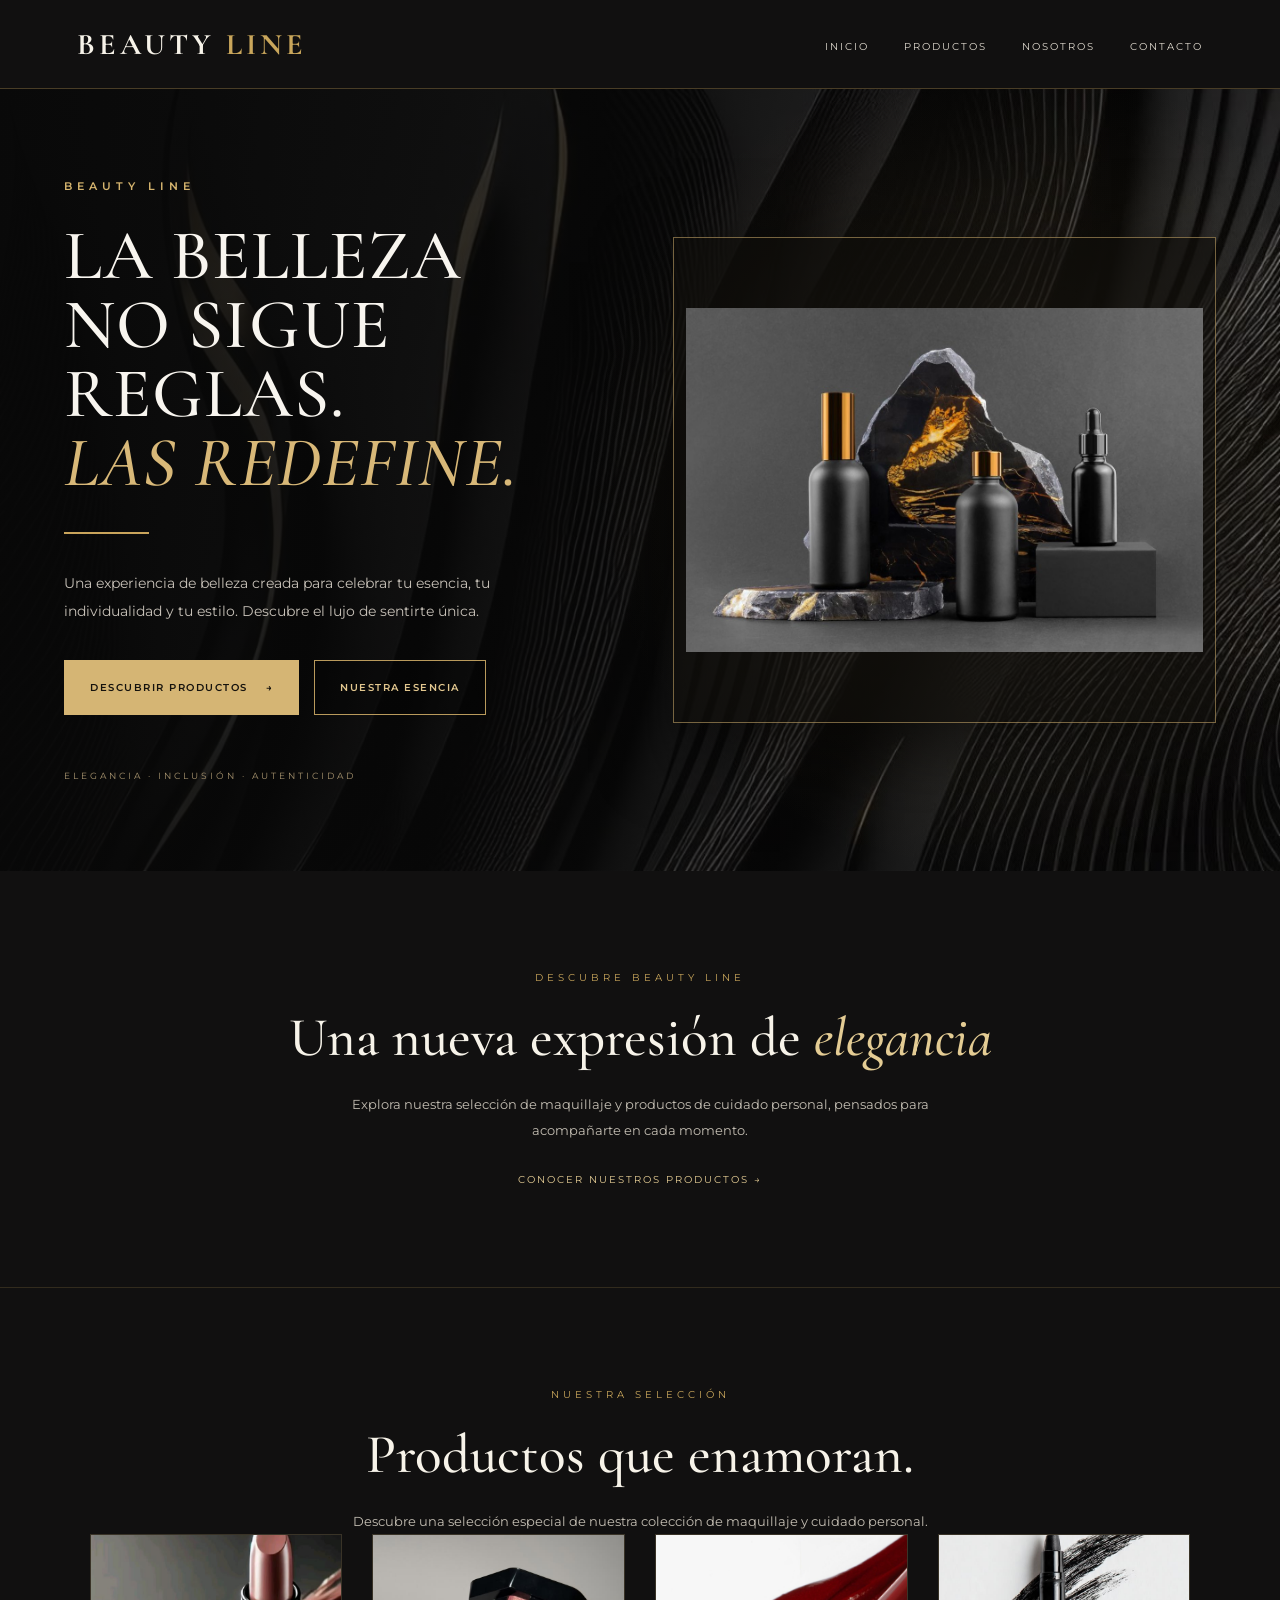
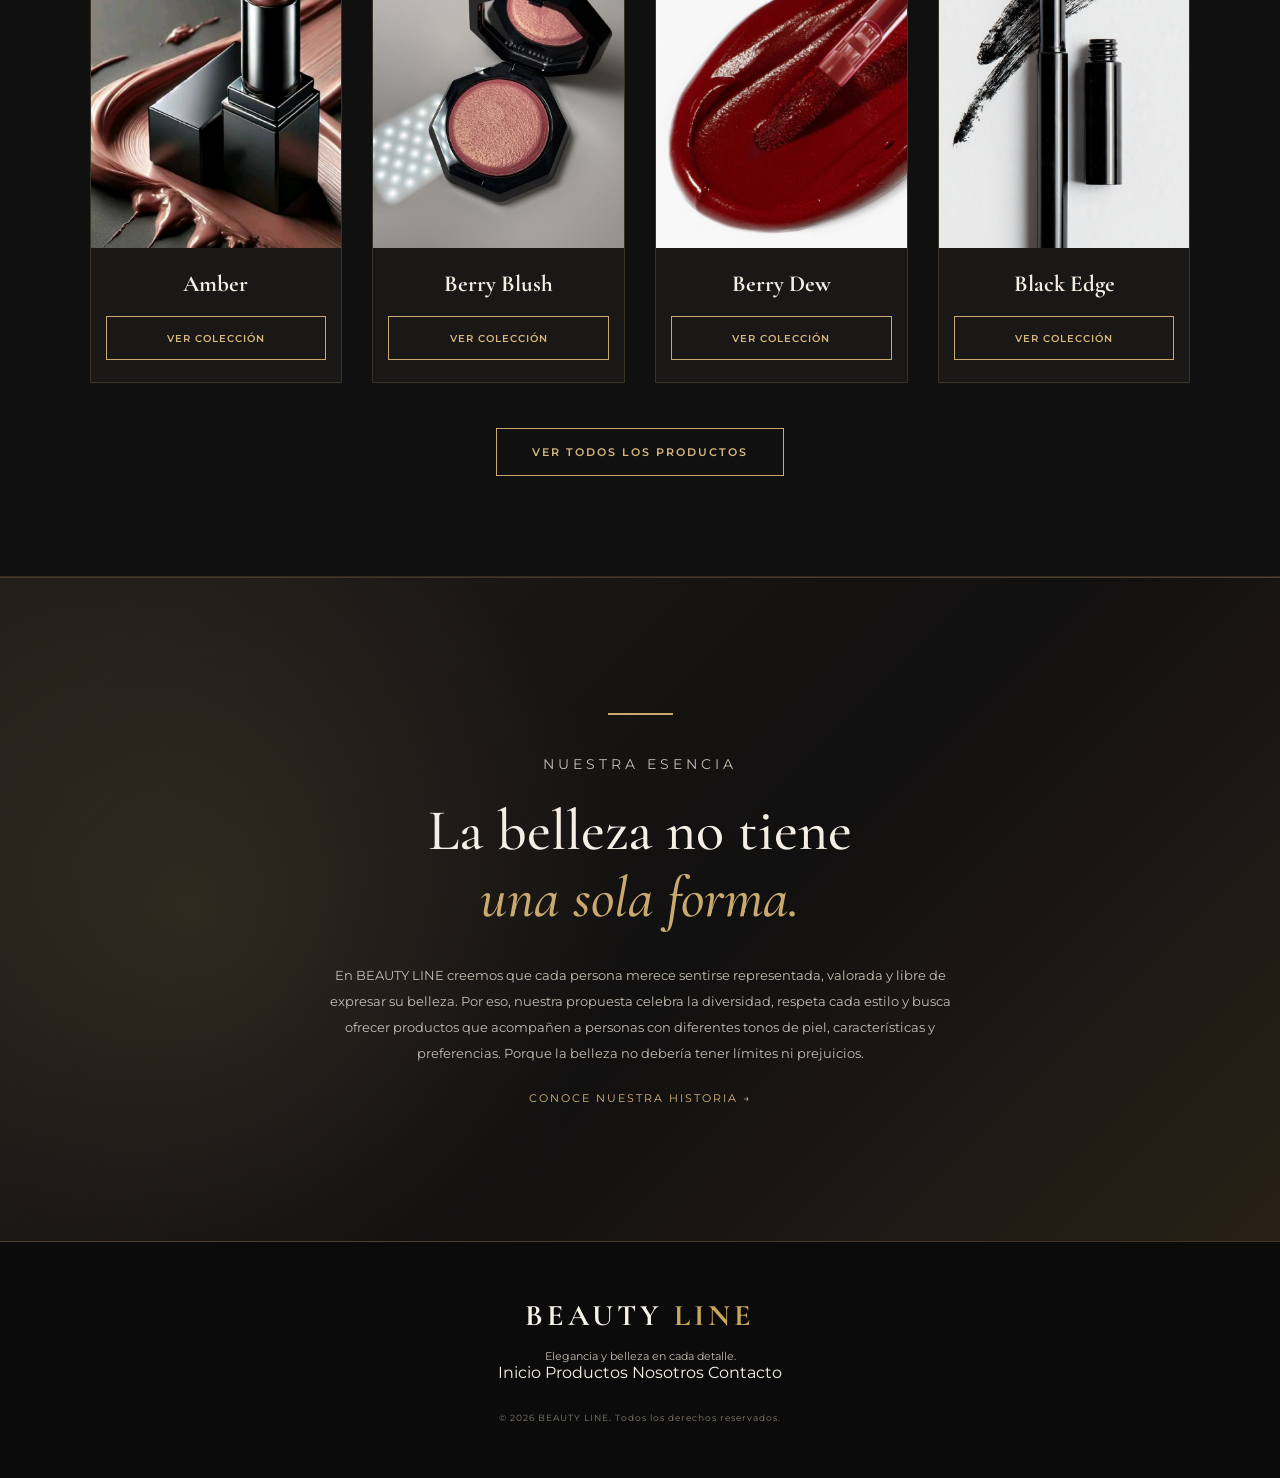
<file: index.html>
<!DOCTYPE html>
<html lang="es">

<head>
    <meta charset="UTF-8">
    <meta name="viewport" content="width=device-width, initial-scale=1.0">

    <title>BEAUTY LINE | El arte de revelar tu belleza</title>

    <meta name="description" content="BEAUTY LINE: maquillaje, cosmética y cuidado personal con elegancia, inclusión y distinción.">

    <!-- ESTILOS -->
    <link rel="stylesheet" href="css/estilos.css">
    <link rel="stylesheet" href="css/responsive.css">

    <!-- TIPOGRAFÍAS -->
    <link rel="preconnect" href="https://fonts.googleapis.com">
    <link rel="preconnect" href="https://fonts.gstatic.com" crossorigin>

    <link href="https://fonts.googleapis.com/css2?family=Cormorant+Garamond:wght@400;500;600;700&family=Montserrat:wght@300;400;500;600;700&display=swap" rel="stylesheet">

</head>

<body>

    <!-- ==============================
         ENCABEZADO Y NAVEGACIÓN
    =============================== -->

    <header class="header">

        <nav class="navbar">

            <a href="index.html" class="logo">
                BEAUTY <span>LINE</span>
            </a>

            <button
                class="menu-toggle"
                id="menuToggle"
                aria-label="Abrir menú"
                aria-expanded="false"
                type="button">
                ☰
            </button>

            <ul class="nav-links" id="navLinks">

                <li>
                    <a href="index.html">INICIO</a>
                </li>

                <li>
                    <a href="productos.html">PRODUCTOS</a>
                </li>

                <li>
                    <a href="nosotros.html">NOSOTROS</a>
                </li>

                <li>
                    <a href="contacto.html">CONTACTO</a>
                </li>

            </ul>
        </nav>

    </header>


<!-- PORTADA PRINCIPAL BEAUTY LINE -->

<section class="luxury-hero" id="inicio">

    <div class="luxury-overlay"></div>

    <div class="luxury-container">

        <!-- TEXTO PRINCIPAL -->

        <div class="luxury-content">

            <p class="luxury-eyebrow">
                BEAUTY LINE 
            </p>

            <h1>
                LA BELLEZA<br>
                NO SIGUE REGLAS.<br>
                <span>LAS REDEFINE.</span>
            </h1>

            <div class="luxury-divider"></div>

            <p class="luxury-description">
                Una experiencia de belleza creada para celebrar
                tu esencia, tu individualidad y tu estilo.
                Descubre el lujo de sentirte única.
            </p>

            <div class="luxury-buttons">

                <a href="productos.html" class="luxury-button-primary">
                  DESCUBRIR PRODUCTOS
                 <span>→</span>
                </a>

                <a href="nosotros.html" class="luxury-button-secondary">
                    NUESTRA ESENCIA
                </a>

            </div>

            <p class="luxury-signature">
                ELEGANCIA · INCLUSIÓN · AUTENTICIDAD
            </p>

        </div>


        <!-- IMAGEN DE PRODUCTOS -->

        <div class="luxury-visual">

            <div class="luxury-image-frame">

                <img
                    src="img/banners/productos-portada.jpg"
                    alt="Colección exclusiva de maquillaje BEAUTY LINE"
                >

            </div>

        </div>

    </div>

</section>



        <!-- PRESENTACIÓN DE PRODUCTOS -->

        <section class="intro-section" id="productos">

            <p class="section-eyebrow">
                DESCUBRE BEAUTY LINE
            </p>

            <h2>
                Una nueva expresión de
                <span>elegancia</span>
            </h2>

            <p>
                Explora nuestra selección de maquillaje y productos
                de cuidado personal, pensados para acompañarte
                en cada momento.
            </p>

            <a href="#productos" class="text-link">
                CONOCER NUESTROS PRODUCTOS →
            </a>

        </section>

<!-- PRODUCTOS DESTACADOS -->

<section class="products-section" id="productos">

    <p class="section-eyebrow">
        NUESTRA SELECCIÓN
    </p>

    <h2>
        Productos que
        <span>enamoran.</span>
    </h2>

    <p class="section-description">
        Descubre una selección especial de nuestra colección
        de maquillaje y cuidado personal.
    </p>

    <div class="productos-grid">

        <article class="tarjeta-producto">
            <div class="producto-imagen">
                <img src="img/productos/Amber.jpg" alt="Amber">
            </div>
            <div class="producto-info">
                <h3>Amber</h3>
                <a href="productos.html" class="boton-agregar">VER COLECCIÓN</a>
            </div>
        </article>

        <article class="tarjeta-producto">
            <div class="producto-imagen">
                <img src="img/productos/Berry Blush.jpg" alt="Berry Blush">
            </div>
            <div class="producto-info">
                <h3>Berry Blush</h3>
                <a href="productos.html" class="boton-agregar">VER COLECCIÓN</a>
            </div>
        </article>

        <article class="tarjeta-producto">
            <div class="producto-imagen">
                <img src="img/productos/Berry Dew.jpg" alt="Berry Dew">
            </div>
            <div class="producto-info">
                <h3>Berry Dew</h3>
                <a href="productos.html" class="boton-agregar">VER COLECCIÓN</a>
            </div>
        </article>

        <article class="tarjeta-producto">
            <div class="producto-imagen">
                <img src="img/productos/Black Edge.jpg" alt="Black Edge">
            </div>
            <div class="producto-info">
                <h3>Black Edge</h3>
                <a href="productos.html" class="boton-agregar">VER COLECCIÓN</a>
            </div>
        </article>

    </div>
    <a href="productos.html" class="boton-ver-mas">
    VER TODOS LOS PRODUCTOS
</a>

</section>

        <!-- PRESENTACIÓN DE LA MARCA -->

        <section class="about-section" id="nosotros">

            <div class="about-content">

                <p class="section-eyebrow">
                    NUESTRA ESENCIA
                </p>
<h2>
    La belleza no tiene
    <span>una sola forma.</span>
</h2>

<p>
    En BEAUTY LINE creemos que cada persona merece
    sentirse representada, valorada y libre de expresar
    su belleza.

    Por eso, nuestra propuesta celebra la diversidad,
    respeta cada estilo y busca ofrecer productos que
    acompañen a personas con diferentes tonos de piel,
    características y preferencias.

    Porque la belleza no debería tener límites ni prejuicios.
</p>

                <a href="nosotros.html" class="text-link">
                    CONOCE NUESTRA HISTORIA →
                </a>

            </div>

        </section>

    </main>


    <!-- ==============================
         PIE DE PÁGINA
    =============================== -->

    <footer class="footer" id="contacto">

        <a href="index.html" class="footer-logo">
            BEAUTY <span>LINE</span>
        </a>

        <p>
            Elegancia y belleza en cada detalle.
        </p>

        <div class="footer-links">

            <a href="index.html">Inicio</a>

            <a href="productos.html">Productos</a>

            <a href="nosotros.html">Nosotros</a>

            <a href="contacto.html">Contacto</a>

        </div>

        <p class="copyright">
            © 2026 BEAUTY LINE. Todos los derechos reservados.
        </p>

    </footer>


    <!-- ==============================
         MENÚ PARA DISPOSITIVOS MÓVILES
    =============================== -->

    <script>

        const menuToggle = document.getElementById("menuToggle");
        const navLinks = document.getElementById("navLinks");

        menuToggle.addEventListener("click", () => {

            const isOpen = navLinks.classList.toggle("active");

            menuToggle.setAttribute("aria-expanded", isOpen);

            menuToggle.textContent = isOpen ? "✕" : "☰";

        });


        document.querySelectorAll(".nav-links a").forEach(link => {

            link.addEventListener("click", () => {

                navLinks.classList.remove("active");

                menuToggle.setAttribute("aria-expanded", "false");

                menuToggle.textContent = "☰";

            });

        });

    </script>

</body>
</html>
</file>
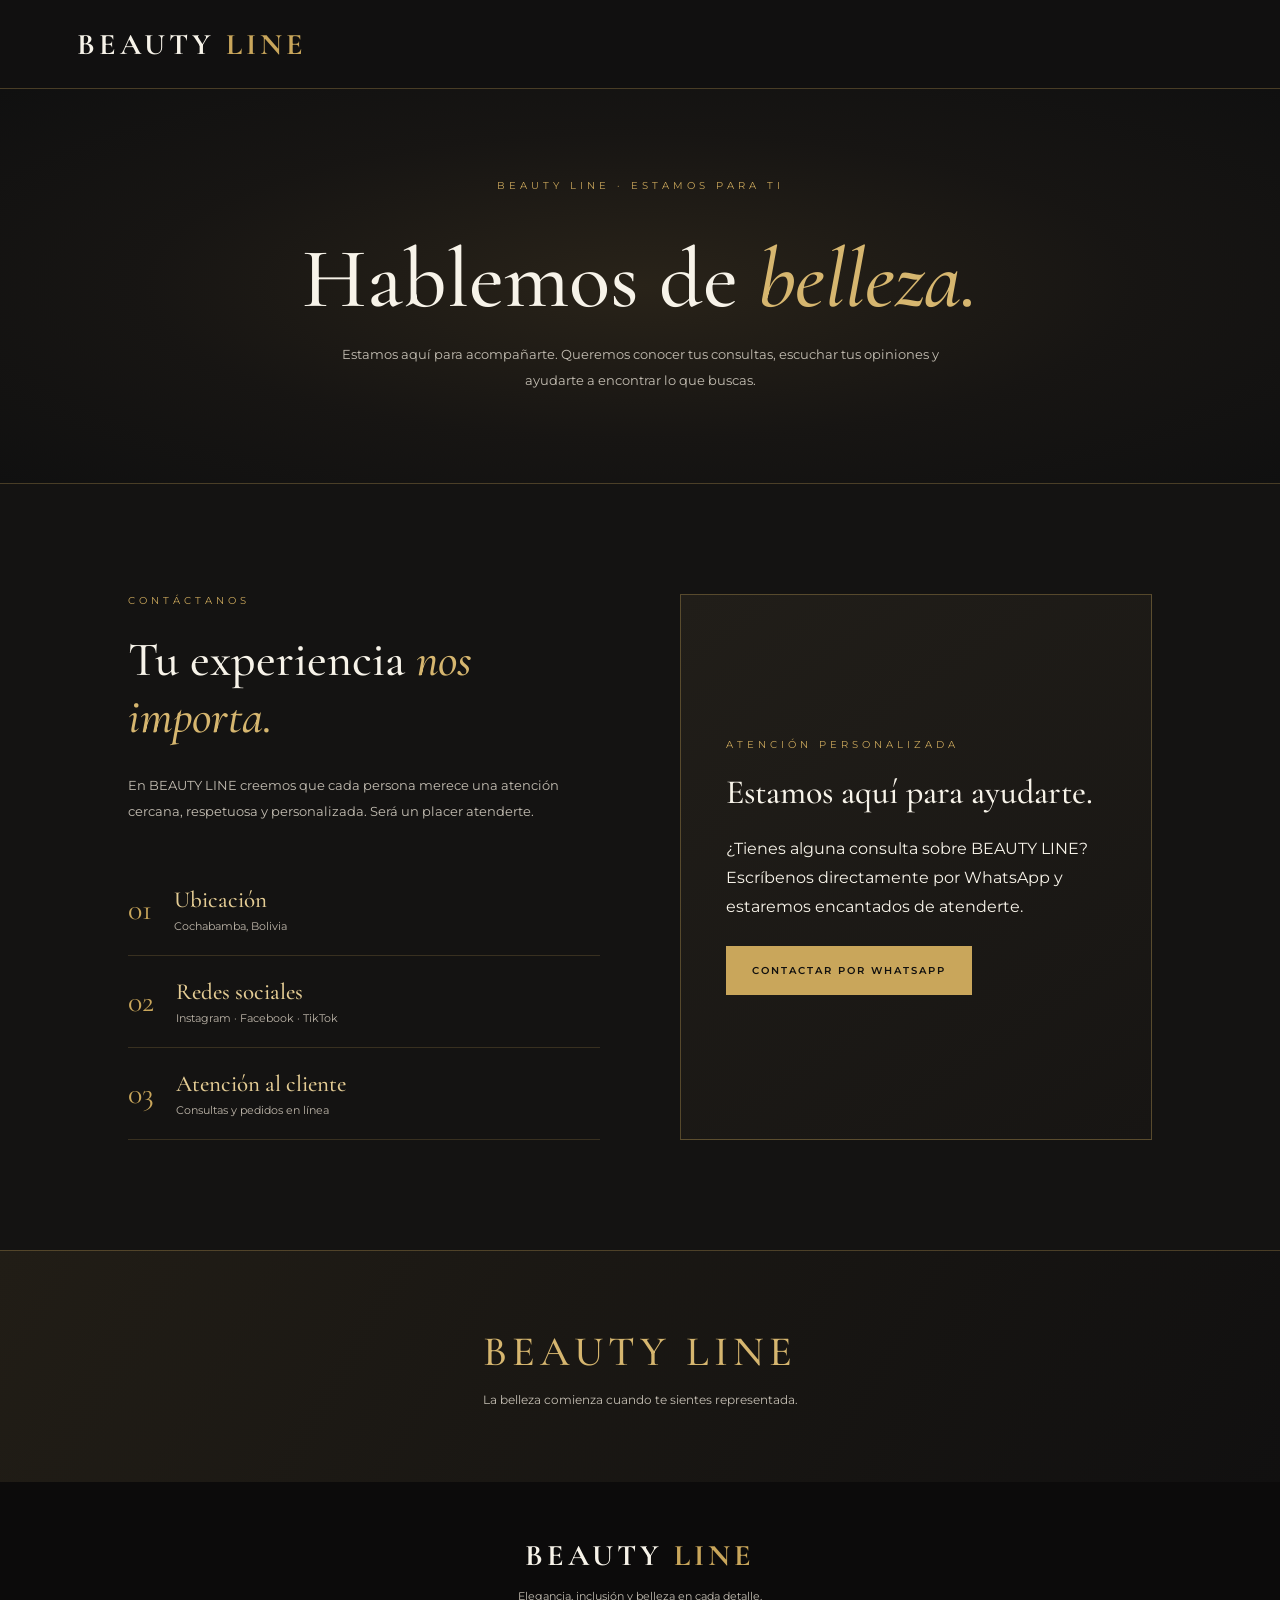
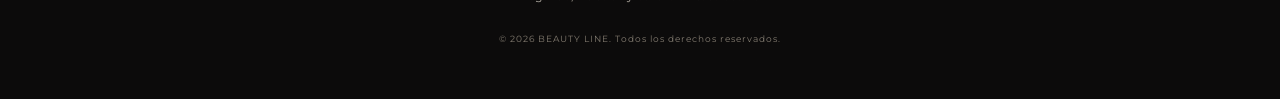
<file: contacto.html>
<!DOCTYPE html>
<html lang="es">
<head>
    <meta charset="UTF-8">
    <meta name="viewport" content="width=device-width, initial-scale=1.0">

    <title>Contacto | BEAUTY LINE</title>

    <link rel="stylesheet" href="css/estilos.css">
    <link rel="stylesheet" href="css/responsive.css">

    <link rel="preconnect" href="https://fonts.googleapis.com">
    <link rel="preconnect" href="https://fonts.gstatic.com" crossorigin>

    <link href="https://fonts.googleapis.com/css2?family=Cormorant+Garamond:wght@400;500;600&family=Montserrat:wght@300;400;500;600&display=swap" rel="stylesheet">
</head>

<body>

    
<header class="header">

    <nav class="navbar">

        <a href="index.html" class="logo">
            BEAUTY <span>LINE</span>
        </a>

    </nav>

</header>

    <main>

        <!-- PORTADA DE CONTACTO -->
        <section class="contact-hero">
            <p class="eyebrow">BEAUTY LINE · ESTAMOS PARA TI</p>

            <h1>
                Hablemos de
                <span>belleza.</span>
            </h1>

            <p>
                Estamos aquí para acompañarte. Queremos conocer tus
                consultas, escuchar tus opiniones y ayudarte a encontrar
                lo que buscas.
            </p>
        </section>

        <!-- INFORMACIÓN Y FORMULARIO -->
        <section class="contact-section">

            <div class="contact-info">
                <p class="eyebrow">CONTÁCTANOS</p>

                <h2>
                    Tu experiencia
                    <span>nos importa.</span>
                </h2>

                <p>
                    En BEAUTY LINE creemos que cada persona merece
                    una atención cercana, respetuosa y personalizada.
                    Será un placer atenderte.
                </p>

                <div class="contact-detail">
                    <span>01</span>
                    <div>
                        <h3>Ubicación</h3>
                        <p>Cochabamba, Bolivia</p>
                    </div>
                </div>

                <div class="contact-detail">
                    <span>02</span>
                    <div>
                        <h3>Redes sociales</h3>
                        <p>Instagram · Facebook · TikTok</p>
                    </div>
                </div>

                <div class="contact-detail">
                    <span>03</span>
                    <div>
                        <h3>Atención al cliente</h3>
                        <p>Consultas y pedidos en línea</p>
                    </div>
                </div>
            </div>

            
<div class="contact-form-container whatsapp-contact">

    <p class="eyebrow">ATENCIÓN PERSONALIZADA</p>

    <h2>Estamos aquí para ayudarte.</h2>

    <p>
        ¿Tienes alguna consulta sobre BEAUTY LINE?
        Escríbenos directamente por WhatsApp y estaremos
        encantados de atenderte.
    </p>

    <a
        href="https://wa.me/59171716971?text=Hola%2C%20BEAUTY%20LINE.%20Quisiera%20realizar%20una%20consulta."
        target="_blank"
        rel="noopener noreferrer"
        class="contact-submit"
    >
        CONTACTAR POR WHATSAPP
    </a>

</div>

        </section>

        <!-- MENSAJE FINAL -->
        <section class="contact-final">
            <h2>BEAUTY LINE</h2>
            <p>La belleza comienza cuando te sientes representada.</p>
        </section>

    </main>

    <!-- PIE DE PÁGINA -->
    <footer class="footer">
        <a href="index.html" class="logo">
            BEAUTY <span>LINE</span>
        </a>

        <p>Elegancia, inclusión y belleza en cada detalle.</p>

        <p class="copyright">
            © 2026 BEAUTY LINE. Todos los derechos reservados.
        </p>
    </footer>

    <script src="js/contacto.js"></script>

</body>
</html>
</file>
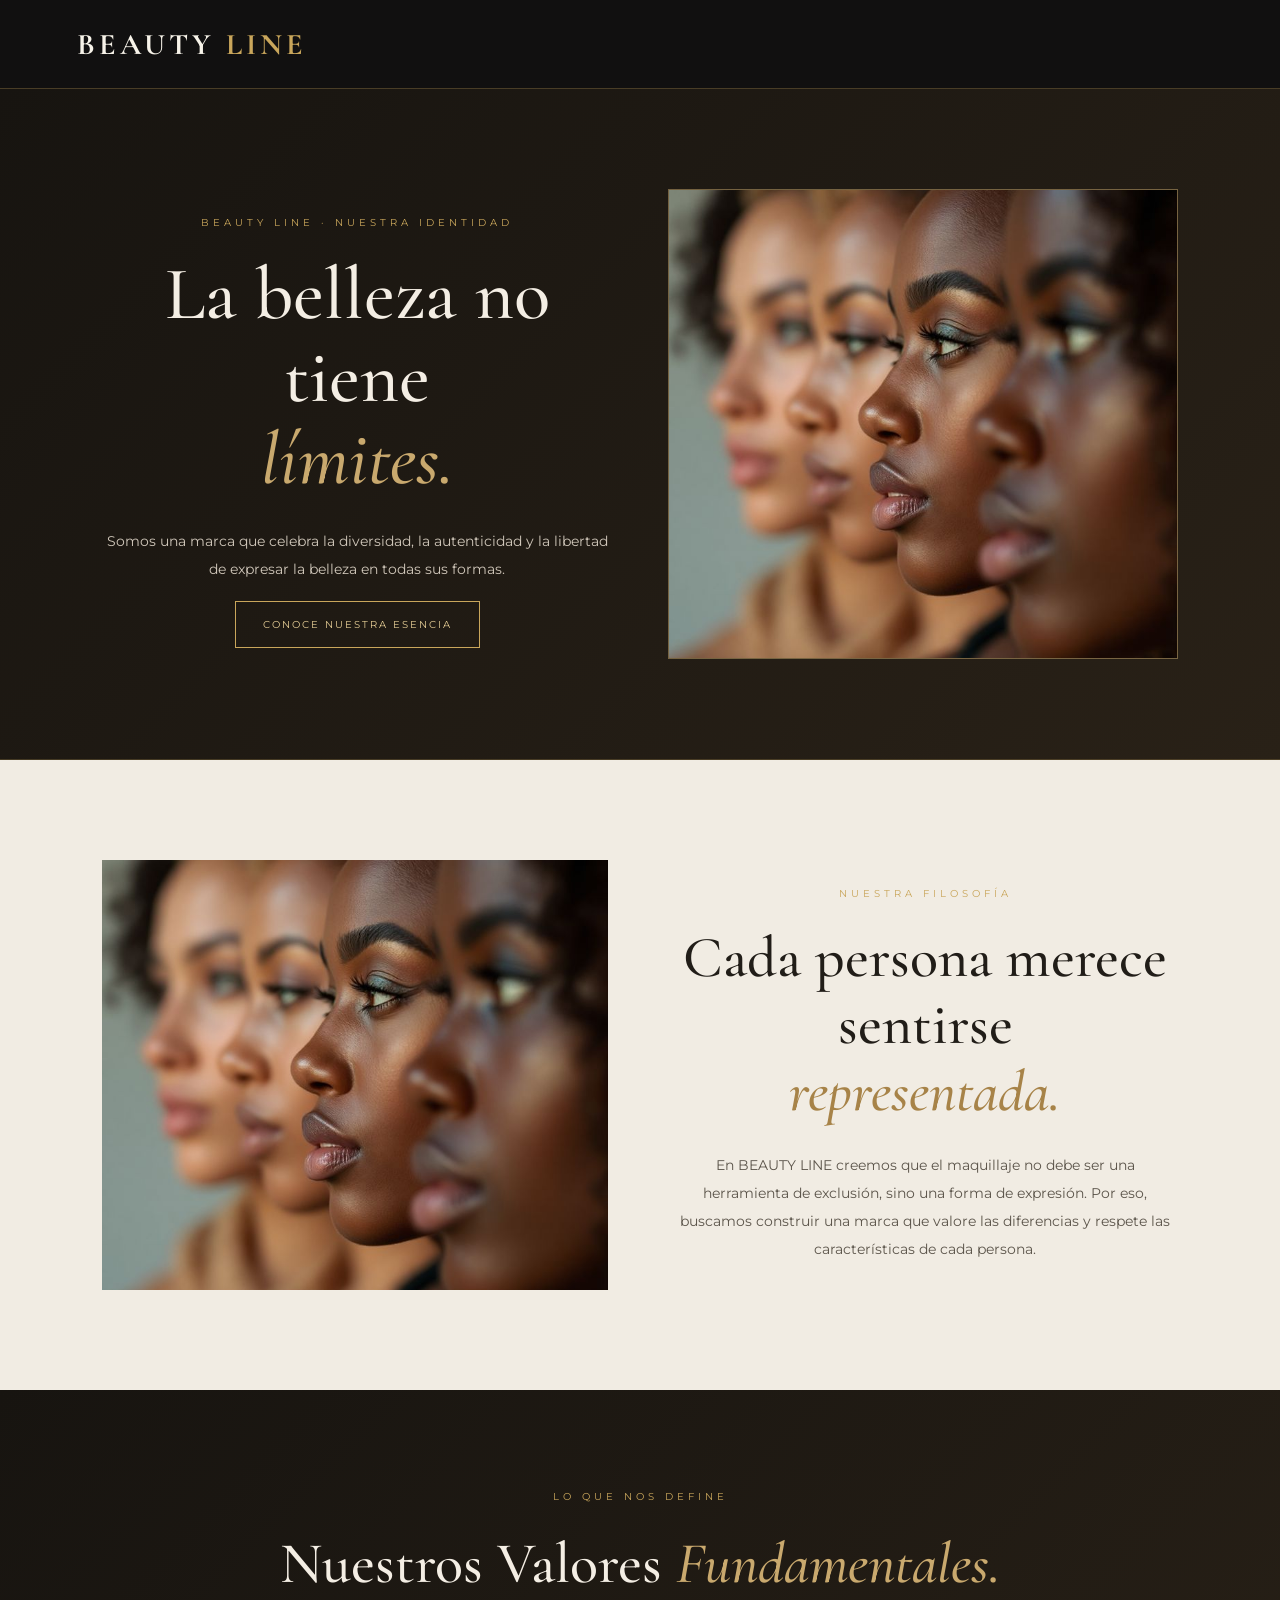
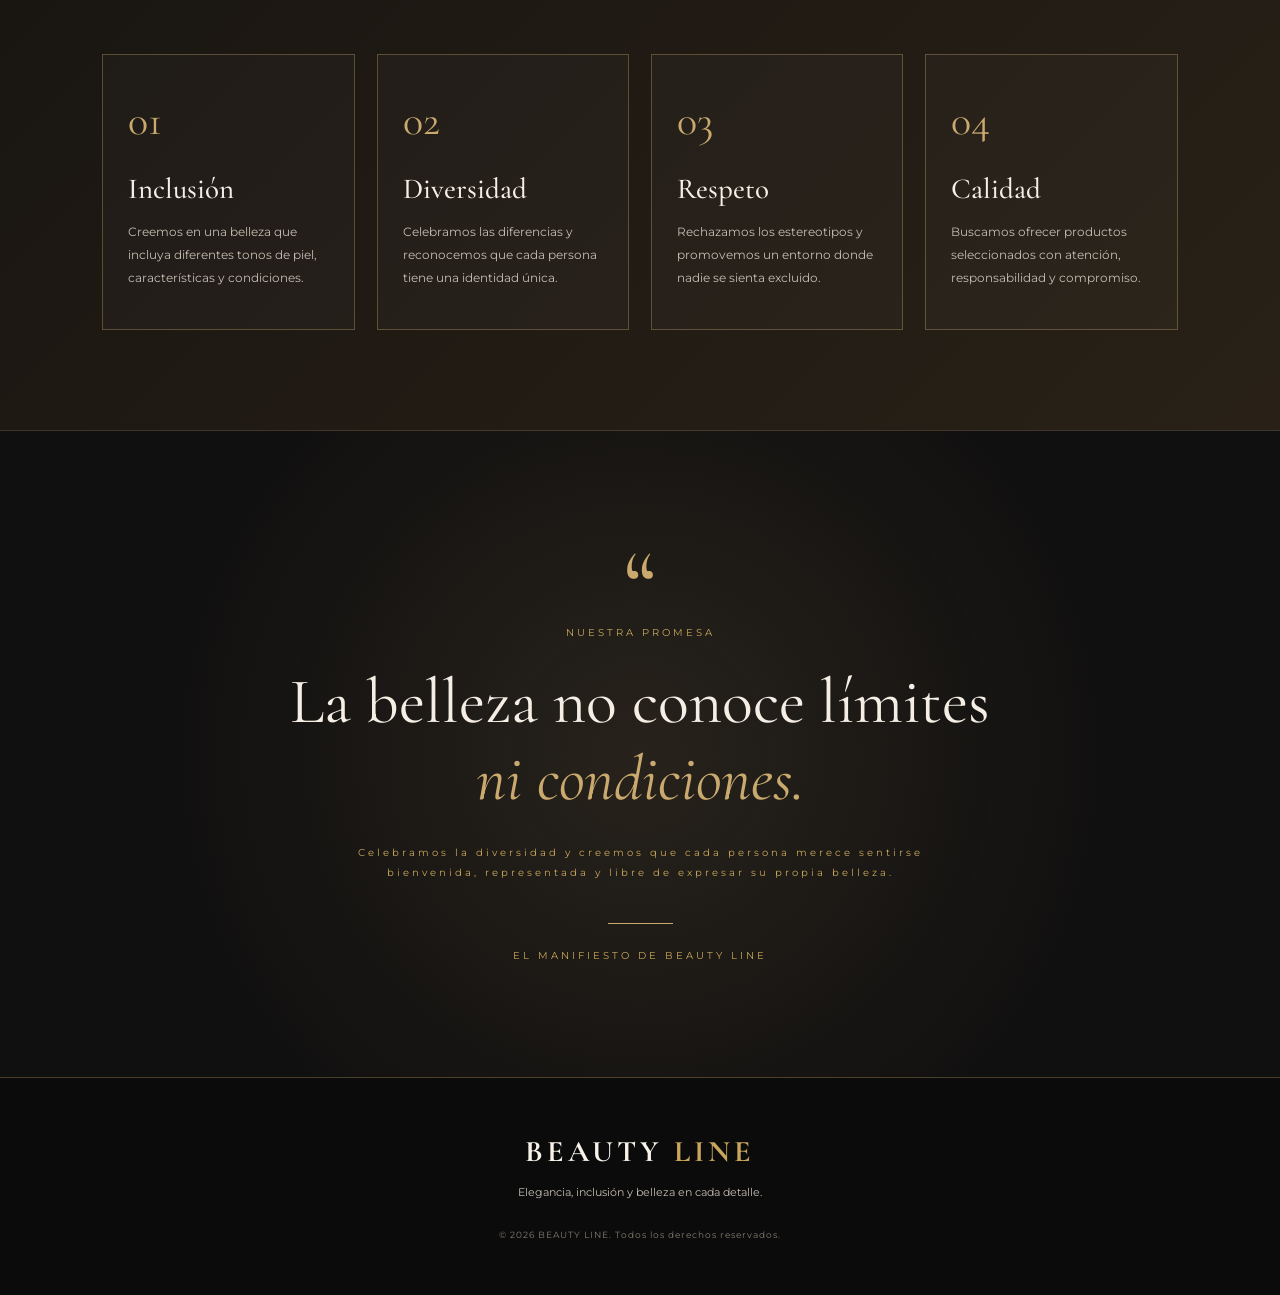
<file: nosotros.html>
<!DOCTYPE html>
<html lang="es">
<head>
    <meta charset="UTF-8">
    <meta name="viewport" content="width=device-width, initial-scale=1.0">
    <title>Nosotros | BEAUTY LINE</title>

    <link rel="stylesheet" href="css/estilos.css">
    <link rel="stylesheet" href="css/responsive.css">

    <link rel="preconnect" href="https://fonts.googleapis.com">
    <link rel="preconnect" href="https://fonts.gstatic.com" crossorigin>
    <link href="https://fonts.googleapis.com/css2?family=Cormorant+Garamond:wght@400;500;600&family=Montserrat:wght@300;400;500;600&display=swap" rel="stylesheet">
</head>

<body>

    
<header class="header">

    <nav class="navbar">

        <a href="index.html" class="logo">
            BEAUTY <span>LINE</span>
        </a>

    </nav>

</header>


    <main>

     
<!-- NUESTRA ESENCIA -->
<section class="about-hero">

    <div class="about-hero-content">
        <p class="eyebrow">BEAUTY LINE · NUESTRA IDENTIDAD</p>

        <h1>
            La belleza no tiene
            <span>límites.</span>
        </h1>

        <p class="about-intro">
            Somos una marca que celebra la diversidad, la autenticidad
            y la libertad de expresar la belleza en todas sus formas.
        </p>

        <a href="#valores" class="about-button">
            CONOCE NUESTRA ESENCIA
        </a>
    </div>

    <div class="about-hero-image">
        <img
            src="img/nosotras/mujeres-diversidad.jpg"
            alt="Mujeres que representan la diversidad y belleza"
        >
    </div>

</section>


      
<!-- NUESTRA FILOSOFÍA -->
<section class="about-philosophy">

    <div class="philosophy-image">
        <img
            src="img/nosotras/mujeres-diversidad.jpg"
            alt="Diversidad y belleza en todas sus formas"
        >
    </div>

    <div class="philosophy-content">
        <p class="eyebrow">NUESTRA FILOSOFÍA</p>

        <h2>
            Cada persona merece sentirse
            <span>representada.</span>
        </h2>

        <p>
            En BEAUTY LINE creemos que el maquillaje no debe ser
            una herramienta de exclusión, sino una forma de expresión.
            Por eso, buscamos construir una marca que valore las
            diferencias y respete las características de cada persona.
        </p>
    </div>

</section>


       
<!-- VALORES -->
<section class="about-values" id="valores">

    <p class="eyebrow">LO QUE NOS DEFINE</p>

    <h2>
        Nuestros Valores
        <span>Fundamentales.</span>
    </h2>

    <div class="values-grid">

        <article class="value-card">
            <span class="value-number">01</span>
            <h3>Inclusión</h3>
            <p>
                Creemos en una belleza que incluya diferentes tonos
                de piel, características y condiciones.
            </p>
        </article>

        <article class="value-card">
            <span class="value-number">02</span>
            <h3>Diversidad</h3>
            <p>
                Celebramos las diferencias y reconocemos que cada
                persona tiene una identidad única.
            </p>
        </article>

        <article class="value-card">
            <span class="value-number">03</span>
            <h3>Respeto</h3>
            <p>
                Rechazamos los estereotipos y promovemos un entorno
                donde nadie se sienta excluido.
            </p>
        </article>

        <article class="value-card">
            <span class="value-number">04</span>
            <h3>Calidad</h3>
            <p>
                Buscamos ofrecer productos seleccionados con
                atención, responsabilidad y compromiso.
            </p>
        </article>

    </div>

</section>


      
<!-- MANIFIESTO -->
<section class="about-manifesto">

    <span class="manifesto-symbol">“</span>

    <p class="eyebrow">NUESTRA PROMESA</p>

    <h2>
        La belleza no conoce límites
        <span>ni condiciones.</span>
    </h2>

    <p class="manifesto-description">
        Celebramos la diversidad y creemos que cada persona
        merece sentirse bienvenida, representada y libre de
        expresar su propia belleza.
    </p>

    <div class="manifesto-line"></div>

    <p class="manifesto-signature">
        EL MANIFIESTO DE BEAUTY LINE
    </p>

</section>


    </main>


    <footer class="footer">
        <a href="index.html" class="logo">
            BEAUTY <span>LINE</span>
        </a>

        <p>Elegancia, inclusión y belleza en cada detalle.</p>

        <p class="copyright">
            © 2026 BEAUTY LINE. Todos los derechos reservados.
        </p>
    </footer>

</body>
</html>
</file>
<file: css/estilos.css>
/* ==========================================
   BEAUTY LINE
   Diseño elegante: negro, piedra y champagne
   ========================================== */

:root {
    --black: #111010;
    --black-soft: #191716;
    --gold: #c9a65b;
    --gold-light: #e4cc94;
    --white: #f7f3e9;
    --gray: #c4beb3;
}

* {
    margin: 0;
    padding: 0;
    box-sizing: border-box;
}

html {
    scroll-behavior: smooth;
}

body {
    background: var(--black);
    color: var(--white);
    font-family: 'Montserrat', sans-serif;
    overflow-x: hidden;
}

a {
    text-decoration: none;
    color: inherit;
}

/* ==========================================
   NAVEGACIÓN
   ========================================== */

.header {
    position: relative;
    z-index: 20;
    background: #111010;
    border-bottom: 1px solid rgba(201,166,91,.3);
}

.navbar {
    max-width: 1450px;
    min-height: 88px;
    margin: auto;
    padding: 15px 6%;
    display: flex;
    align-items: center;
    justify-content: space-between;
    gap: 25px;
}

.logo,
.footer-logo {
    font-family: 'Cormorant Garamond', serif;
    font-size: 30px;
    font-weight: 700;
    letter-spacing: 4px;
    color: var(--white);
    white-space: nowrap;
}

.logo span,
.footer-logo span {
    color: var(--gold);
}

.nav-links {
    display: flex;
    align-items: center;
    gap: 35px;
    list-style: none;
}

.nav-links a {
    font-size: 10px;
    letter-spacing: 2px;
    color: #ded8cd;
    transition: .3s;
}

.nav-links a:hover {
    color: var(--gold-light);
}

.nav-button {
    padding: 13px 22px;
    border: 1px solid var(--gold);
    color: var(--gold-light);
    font-size: 10px;
    letter-spacing: 1.5px;
    transition: .3s;
}

.nav-button:hover {
    background: var(--gold);
    color: var(--black);
}

.menu-toggle {
    display: none;
    background: none;
    border: none;
    color: var(--gold);
    font-size: 25px;
    cursor: pointer;
}

/* ==========================================
   PORTADA PRINCIPAL
   ========================================== */

.hero {
    min-height: 650px;
    position: relative;
    display: flex;
    align-items: center;
    overflow: hidden;
    isolation: isolate;
}

/* Fondo de piedra */
.hero-background {
    position: absolute;
    inset: 0;
    z-index: -2;

    background-image:
        linear-gradient(
            90deg,
            rgba(15,14,13,.94) 0%,
            rgba(15,14,13,.84) 48%,
            rgba(15,14,13,.35) 100%
        ),
        url("../img/banners/fondo-negro-dorado.jpg");

    background-position: center;
    background-size: cover;
}

/* Capa de iluminación */
.hero-overlay {
    position: absolute;
    inset: 0;
    z-index: -1;

    background:
        radial-gradient(
            ellipse at 75% 50%,
            rgba(201,166,91,.13),
            transparent 48%
        );
}

.hero-container {
    width: 100%;
    max-width: 1450px;
    margin: auto;
    padding: 65px 7%;

    display: grid;
    grid-template-columns: 1fr 1fr;
    align-items: center;
    gap: 45px;
}

/* ==========================================
   TEXTO DE PORTADA
   ========================================== */

.hero-content {
    max-width: 600px;
    position: relative;
    z-index: 2;
}

.hero-eyebrow {
    color: var(--gold-light);
    font-size: 10px;
    font-weight: 500;
    letter-spacing: 4px;
    margin-bottom: 25px;
}

.hero-content h1 {
    font-family: 'Cormorant Garamond', serif;
    font-size: clamp(55px, 6vw, 86px);
    font-weight: 500;
    line-height: .98;
    letter-spacing: 1px;
    color: var(--white);
}

.hero-content h1 span {
    color: var(--gold-light);
    font-style: italic;
}

.gold-line {
    width: 85px;
    height: 2px;
    margin: 28px 0;
    background: linear-gradient(
        90deg,
        var(--gold),
        transparent
    );
}

.hero-description {
    max-width: 440px;
    font-size: 13px;
    line-height: 2;
    font-weight: 300;
    color: var(--gray);
}

/* ==========================================
   BOTONES
   ========================================== */

.hero-buttons {
    display: flex;
    align-items: center;
    flex-wrap: wrap;
    gap: 15px;
    margin-top: 35px;
}

.button-primary,
.button-secondary {
    min-height: 52px;
    padding: 16px 23px;
    display: inline-flex;
    justify-content: center;
    align-items: center;
    gap: 15px;

    font-size: 9px;
    font-weight: 600;
    letter-spacing: 1.3px;

    transition: .3s ease;
}

.button-primary {
    background: var(--white);
    color: #171513;
    border: 1px solid var(--white);
}

.button-primary:hover {
    background: var(--gold-light);
    border-color: var(--gold-light);
    transform: translateY(-3px);
}

.button-primary span {
    font-size: 17px;
}

.button-secondary {
    background: transparent;
    border: 1px solid var(--gold);
    color: var(--gold-light);
}

.button-secondary:hover {
    background: var(--gold);
    color: var(--black);
    transform: translateY(-3px);
}

.hero-footer-text {
    margin-top: 48px;
    font-size: 8px;
    letter-spacing: 3px;
    color: #a99a7c;
}

/* ==========================================
   IMAGEN DE PRODUCTOS
   ========================================== */

.hero-product {
    width: 100%;
    max-width: 590px;
    margin: auto;
    position: relative;
    display: flex;
    align-items: center;
    justify-content: center;
}

.product-image {
    position: relative;
    z-index: 1;
    width: 100%;
    height: 470px;
    object-fit: contain;
    filter: drop-shadow(0 20px 35px rgba(0,0,0,.5));
}

.product-decoration {
    position: absolute;
    width: 80%;
    height: 80%;
    border: 1px solid rgba(201,166,91,.22);
    border-radius: 50%;
    z-index: 0;
}

/* ==========================================
   SECCIONES INFERIORES
   ========================================== */

.intro-section,
.products-section,
.about-section {
    padding: 100px 7%;
    text-align: center;
    border-bottom: 1px solid rgba(201,166,91,.18);
}

.section-eyebrow {
    font-size: 10px;
    letter-spacing: 4px;
    color: var(--gold);
    margin-bottom: 20px;
}

.intro-section h2,
.products-section h2,
.about-section h2 {
    font-family: 'Cormorant Garamond', serif;
    font-size: clamp(35px, 5vw, 55px);
    font-weight: 500;
    margin-bottom: 20px;
}

.intro-section h2 span {
    color: var(--gold-light);
    font-style: italic;
}

.intro-section > p:not(.section-eyebrow),
.section-description,
.about-content > p:not(.section-eyebrow) {
    max-width: 650px;
    margin: auto;
    font-size: 13px;
    color: var(--gray);
    line-height: 2;
}

.text-link {
    display: inline-block;
    margin-top: 30px;
    color: var(--gold-light);
    font-size: 10px;
    letter-spacing: 2px;
}

.text-link:hover {
    color: var(--white);
}

.about-section {
    background: linear-gradient(120deg, #111010, #1b1915);
}

.about-content {
    max-width: 800px;
    margin: auto;
}

/* ==========================================
   PIE DE PÁGINA
   ========================================== */

.footer {
    padding: 55px 20px;
    text-align: center;
    background: #0c0b0b;
}

.footer p {
    margin-top: 15px;
    color: var(--gray);
    font-size: 11px;
}

.footer .copyright {
    margin-top: 30px;
    color: #827b70;
    font-size: 9px;
    letter-spacing: 1px;
}

/* ==========================================
   TABLETS
   ========================================== */

@media (max-width: 1000px) {

    .navbar {
        padding: 15px 4%;
    }

    .nav-links {
        gap: 18px;
    }

    .hero-container {
        padding: 55px 5%;
        gap: 20px;
    }

    .hero-content h1 {
        font-size: 58px;
    }

    .product-image {
        height: 390px;
    }
}

/* ==========================================
   CELULARES
   ========================================== */

@media (max-width: 700px) {

    .navbar {
        min-height: 75px;
        flex-wrap: wrap;
    }

    .logo {
        font-size: 23px;
        letter-spacing: 2px;
    }

    .menu-toggle {
        display: block;
        order: 3;
    }

    .nav-button {
        margin-left: auto;
        padding: 11px 13px;
        font-size: 8px;
    }

    .nav-links {
        display: none;
        order: 4;
        width: 100%;
        flex-direction: column;
        align-items: center;
        gap: 22px;
        padding: 25px 0;
        border-top: 1px solid rgba(201,166,91,.2);
    }

    .nav-links.active {
        display: flex;
    }

    .hero {
        min-height: 0;
    }

    .hero-container {
        grid-template-columns: 1fr;
        padding: 65px 7% 45px;
        text-align: center;
        gap: 30px;
    }

    .hero-content {
        margin: auto;
    }

    .hero-eyebrow {
        font-size: 9px;
        letter-spacing: 2.5px;
    }

    .hero-content h1 {
        font-size: clamp(49px, 12vw, 65px);
    }

    .gold-line {
        margin: 23px auto;
    }

    .hero-description {
        margin: auto;
        font-size: 12px;
    }

    .hero-buttons {
        justify-content: center;
        flex-direction: column;
    }

    .button-primary,
    .button-secondary {
        width: 100%;
        max-width: 320px;
    }

    .hero-footer-text {
        margin-top: 30px;
        font-size: 7px;
    }

    .hero-product {
        max-width: 440px;
    }

    .product-image {
        height: 300px;
    }

    .intro-section,
    .products-section,
    .about-section {
        padding: 70px 7%;
    }
}

/* ==========================================
   CELULARES PEQUEÑOS
   ========================================== */

@media (max-width: 380px) {

    .nav-button {
        display: none;
    }

    .hero-content h1 {
        font-size: 45px;
    }

    .product-image {
        height: 250px;
    }
}



/* INTEGRACIÓN DE LA IMAGEN PRINCIPAL */
.product-image {
    width: 100%;
    max-width: 600px;
    height: auto;
    display: block;
    object-fit: contain;

    mix-blend-mode: screen;

    -webkit-mask-image: radial-gradient(
        ellipse at center,
        #000 48%,
        rgba(0, 0, 0, 0.85) 68%,
        transparent 100%
    );

    mask-image: radial-gradient(
        ellipse at center,
        #000 48%,
        rgba(0, 0, 0, 0.85) 68%,
        transparent 100%
    );

    filter: brightness(1.08) contrast(1.05);
}


/* ======================================
   PÁGINA NOSOTROS - BEAUTY LINE
   ====================================== */

.about-hero {
    min-height: 480px;
    padding: 110px 8%;
    text-align: center;
    display: flex;
    flex-direction: column;
    align-items: center;
    justify-content: center;
    background:
        radial-gradient(ellipse at center, #292319 0%, #151311 55%, #101010 100%);
    border-bottom: 1px solid rgba(201,166,91,.25);
}

.eyebrow {
    color: #c9a65b;
    font-size: 10px;
    letter-spacing: 4px;
    margin-bottom: 25px;
}

.about-hero h1 {
    max-width: 850px;
    font-family: 'Cormorant Garamond', serif;
    font-size: clamp(50px, 7vw, 85px);
    font-weight: 500;
    line-height: 1.05;
    color: #f7f3e9;
}

.about-hero h1 span,
.about-philosophy h2 span {
    color: #d6b66f;
    font-style: italic;
}

.about-intro {
    max-width: 650px;
    margin-top: 25px;
    color: #c4beb3;
    font-size: 13px;
    line-height: 2;
}

.about-button {
    margin-top: 35px;
    padding: 16px 27px;
    border: 1px solid #c9a65b;
    color: #e4cc94;
    font-size: 10px;
    letter-spacing: 2px;
    transition: .3s;
}

.about-button:hover {
    background: #c9a65b;
    color: #111010;
}

/* FILOSOFÍA */

.about-philosophy {
    padding: 100px 8%;
    text-align: center;
    background: #151413;
}

.about-philosophy h2,
.about-values h2 {
    font-family: 'Cormorant Garamond', serif;
    font-size: clamp(35px, 5vw, 55px);
    font-weight: 500;
    color: #f7f3e9;
    margin-bottom: 25px;
}

.about-philosophy > p:last-child {
    max-width: 750px;
    margin: auto;
    color: #c4beb3;
    font-size: 13px;
    line-height: 2.1;
}

/* VALORES */

.about-values {
    padding: 100px 7%;
    text-align: center;
    background: #101010;
}

.values-grid {
    max-width: 1200px;
    margin: 55px auto 0;
    display: grid;
    grid-template-columns: repeat(4, 1fr);
    gap: 20px;
}

.value-card {
    min-height: 270px;
    padding: 35px 23px;
    text-align: left;
    background: linear-gradient(145deg, #201e1a, #151413);
    border: 1px solid rgba(201,166,91,.35);
    transition: .35s ease;
}

.value-card:hover {
    transform: translateY(-8px);
    border-color: #d6b66f;
    box-shadow: 0 15px 35px rgba(0,0,0,.3);
}

.value-number {
    color: #c9a65b;
    font-family: 'Cormorant Garamond', serif;
    font-size: 35px;
}

.value-card h3 {
    margin: 22px 0 15px;
    color: #e4cc94;
    font-family: 'Cormorant Garamond', serif;
    font-size: 27px;
    font-weight: 500;
}

.value-card p {
    color: #c4beb3;
    font-size: 11px;
    line-height: 1.9;
}

/* MANIFIESTO */

.about-manifesto {
    padding: 100px 10%;
    text-align: center;
    background: linear-gradient(120deg, #211d16, #111010);
    border-top: 1px solid rgba(201,166,91,.3);
    border-bottom: 1px solid rgba(201,166,91,.3);
}

.manifesto-symbol {
    color: #c9a65b;
    font-family: 'Cormorant Garamond', serif;
    font-size: 85px;
    line-height: .8;
}

.about-manifesto h2 {
    max-width: 950px;
    margin: 20px auto 30px;
    color: #f7f3e9;
    font-family: 'Cormorant Garamond', serif;
    font-size: clamp(32px, 4.5vw, 52px);
    font-weight: 400;
    line-height: 1.3;
}

.about-manifesto p {
    color: #c9a65b;
    font-size: 10px;
    letter-spacing: 3px;
}

/* ADAPTACIÓN A CELULARES */

@media (max-width: 900px) {
    .values-grid {
        grid-template-columns: repeat(2, 1fr);
    }
}

@media (max-width: 600px) {
    .about-hero {
        min-height: 420px;
        padding: 80px 7%;
    }

    .about-philosophy,
    .about-values,
    .about-manifesto {
        padding: 75px 7%;
    }

    .values-grid {
        grid-template-columns: 1fr;
        gap: 15px;
    }

    .value-card {
        min-height: auto;
    }
}


/* ==========================================
   CONTACTO - BEAUTY LINE
   ========================================== */

.contact-hero {
    min-height: 390px;
    padding: 90px 8%;
    display: flex;
    flex-direction: column;
    justify-content: center;
    align-items: center;
    text-align: center;
    background: radial-gradient(
        ellipse at center,
        #292319 0%,
        #171513 55%,
        #101010 100%
    );
    border-bottom: 1px solid rgba(201,166,91,.3);
}

.contact-hero h1 {
    max-width: 850px;
    margin: 15px 0;
    color: #f7f3e9;
    font-family: 'Cormorant Garamond', serif;
    font-size: clamp(55px, 7vw, 85px);
    font-weight: 500;
    line-height: 1.1;
}

.contact-hero h1 span {
    color: #d6b66f;
    font-style: italic;
}

.contact-hero > p:last-child {
    max-width: 650px;
    color: #c4beb3;
    font-size: 13px;
    line-height: 2;
}

/* INFORMACIÓN Y FORMULARIO */

.contact-section {
    display: grid;
    grid-template-columns: 1fr 1fr;
    gap: 80px;
    padding: 110px 10%;
    background: #141312;
}

.contact-info h2,
.contact-form-container h2 {
    color: #f7f3e9;
    font-family: 'Cormorant Garamond', serif;
    font-size: clamp(35px, 4vw, 48px);
    font-weight: 500;
    line-height: 1.2;
    margin: 15px 0 25px;
}

.contact-info h2 span {
    color: #d6b66f;
    font-style: italic;
}

.contact-info > p:not(.eyebrow) {
    color: #c4beb3;
    font-size: 13px;
    line-height: 2;
    max-width: 480px;
    margin-bottom: 40px;
}

/* DETALLES DE CONTACTO */

.contact-detail {
    display: flex;
    align-items: center;
    gap: 22px;
    padding: 22px 0;
    border-bottom: 1px solid rgba(201,166,91,.2);
    transition: .3s;
}

.contact-detail:hover {
    padding-left: 10px;
}

.contact-detail > span {
    color: #c9a65b;
    font-family: 'Cormorant Garamond', serif;
    font-size: 30px;
}

.contact-detail h3 {
    color: #e4cc94;
    font-family: 'Cormorant Garamond', serif;
    font-size: 23px;
    font-weight: 500;
    margin-bottom: 5px;
}

.contact-detail p {
    color: #bdb5a9;
    font-size: 11px;
}

/* FORMULARIO */

.contact-form-container {
    padding: 40px;
    background: linear-gradient(145deg, #211e19, #171513);
    border: 1px solid rgba(201,166,91,.35);
}

.contact-form-container h2 {
    font-size: 34px;
    margin-bottom: 30px;
}

.contact-form {
    display: flex;
    flex-direction: column;
    gap: 13px;
}

.contact-form label {
    color: #e4cc94;
    font-size: 11px;
    letter-spacing: 1px;
    margin-top: 10px;
}

.contact-form input,
.contact-form textarea {
    width: 100%;
    padding: 15px;
    background: #11100f;
    border: 1px solid rgba(201,166,91,.25);
    outline: none;
    color: #f7f3e9;
    font-family: 'Montserrat', sans-serif;
    font-size: 12px;
    transition: .3s;
}

.contact-form input:focus,
.contact-form textarea:focus {
    border-color: #d6b66f;
    box-shadow: 0 0 10px rgba(201,166,91,.1);
}

.contact-form input::placeholder,
.contact-form textarea::placeholder {
    color: #817b71;
}

.contact-form textarea {
    resize: vertical;
    min-height: 120px;
}

.contact-submit {
    margin-top: 20px;
    padding: 17px;
    background: #c9a65b;
    border: 1px solid #c9a65b;
    color: #11100f;
    font-size: 10px;
    font-weight: 600;
    letter-spacing: 2px;
    cursor: pointer;
    transition: .3s;
}

.contact-submit:hover {
    background: transparent;
    color: #e4cc94;
}

.form-message {
    color: #e4cc94;
    font-size: 12px;
    line-height: 1.7;
}

/* MENSAJE FINAL */

.contact-final {
    padding: 75px 8%;
    text-align: center;
    background: linear-gradient(120deg, #211d16, #111010);
    border-top: 1px solid rgba(201,166,91,.3);
}

.contact-final h2 {
    color: #d6b66f;
    font-family: 'Cormorant Garamond', serif;
    font-size: 42px;
    letter-spacing: 5px;
    font-weight: 500;
}

.contact-final p {
    color: #c4beb3;
    font-size: 12px;
    margin-top: 15px;
}

/* ADAPTACIÓN A CELULARES */

@media (max-width: 900px) {
    .contact-section {
        grid-template-columns: 1fr;
        gap: 50px;
        padding: 75px 7%;
    }
}

@media (max-width: 600px) {
    .contact-hero {
        min-height: 350px;
        padding: 70px 7%;
    }

    .contact-form-container {
        padding: 25px 20px;
    }

    .contact-final {
        padding: 60px 7%;
    }
}


/* =========================================
   NUEVA PORTADA DE LUJO - BEAUTY LINE
========================================= */

.luxury-hero {
    position: relative;
    min-height: 720px;
    width: 100%;
    overflow: hidden;
    display: flex;
    align-items: center;
    background:
        linear-gradient(
            90deg,
            rgba(8, 8, 8, 0.96) 0%,
            rgba(8, 8, 8, 0.80) 48%,
            rgba(8, 8, 8, 0.35) 100%
        ),
        url("../img/banners/fondo-negro-dorado.jpg");

    background-size: cover;
    background-position: center;
    color: #f7f2e9;
}

.luxury-overlay {
    position: absolute;
    inset: 0;
    background:
        radial-gradient(
            circle at 78% 48%,
            rgba(201, 164, 91, 0.13),
            transparent 38%
        );
    pointer-events: none;
}

.luxury-container {
    position: relative;
    z-index: 2;
    width: 90%;
    max-width: 1450px;
    margin: auto;
    padding: 90px 0;
    display: grid;
    grid-template-columns: 1fr 1fr;
    align-items: center;
    gap: 65px;
}

/* TEXTO */

.luxury-content {
    max-width: 650px;
}

.luxury-eyebrow {
    color: #d6b56f;
    font-family: 'Montserrat', sans-serif;
    font-size: 11px;
    font-weight: 600;
    letter-spacing: 5px;
    margin-bottom: 28px;
}

.luxury-content h1 {
    font-family: 'Cormorant Garamond', serif;
    font-size: clamp(48px, 5.5vw, 82px);
    line-height: 0.98;
    font-weight: 500;
    letter-spacing: 1px;
    color: #f8f5ef;
    margin: 0;
}

.luxury-content h1 span {
    color: #d8b878;
    font-style: italic;
}

.luxury-divider {
    width: 85px;
    height: 2px;
    background: #c9a45b;
    margin: 35px 0;
}

.luxury-description {
    color: #c7c1b8;
    font-family: 'Montserrat', sans-serif;
    font-size: 14px;
    line-height: 2;
    max-width: 470px;
    margin-bottom: 35px;
}

/* BOTONES */

.luxury-buttons {
    display: flex;
    flex-wrap: wrap;
    gap: 15px;
}

.luxury-button-primary,
.luxury-button-secondary {
    min-height: 55px;
    padding: 0 25px;
    display: inline-flex;
    align-items: center;
    justify-content: center;
    gap: 18px;
    text-decoration: none;
    font-family: 'Montserrat', sans-serif;
    font-size: 10px;
    font-weight: 600;
    letter-spacing: 1.5px;
    transition: 0.3s ease;
}

.luxury-button-primary {
    background: #d5b574;
    color: #15120d;
    border: 1px solid #d5b574;
}

.luxury-button-primary:hover {
    background: #f3e6c8;
    border-color: #f3e6c8;
    transform: translateY(-3px);
}

.luxury-button-secondary {
    color: #e2c78f;
    border: 1px solid #b99a5c;
    background: rgba(0, 0, 0, 0.3);
}

.luxury-button-secondary:hover {
    background: #d5b574;
    color: #15120d;
}

.luxury-signature {
    margin-top: 55px;
    color: #a99570;
    font-family: 'Montserrat', sans-serif;
    font-size: 9px;
    letter-spacing: 3px;
}

/* IMAGEN */

.luxury-visual {
    position: relative;
    width: 100%;
    max-width: 570px;
    margin: auto;
}

.luxury-image-frame {
    position: relative;
    padding: 12px;
    border: 1px solid rgba(205, 172, 108, 0.55);
    background: rgba(15, 13, 10, 0.65);
    box-shadow: 0 25px 70px rgba(0, 0, 0, 0.5);
}

.luxury-image-frame img {
    display: block;
    width: 100%;
    height: 460px;
    object-fit: contain;
    object-position: center;
}

.luxury-image-caption {
    display: flex;
    justify-content: space-between;
    padding: 18px 5px;
    color: #d3b77d;
    font-family: 'Montserrat', sans-serif;
    font-size: 9px;
    letter-spacing: 2px;
}

/* FIRMA INFERIOR */

.luxury-bottom {
    position: absolute;
    bottom: 22px;
    left: 5%;
    right: 5%;
    display: flex;
    justify-content: space-between;
    color: rgba(214, 181, 111, 0.65);
    font-family: 'Montserrat', sans-serif;
    font-size: 9px;
    letter-spacing: 3px;
}

/* RESPONSIVE */

@media (max-width: 900px) {

    .luxury-container {
        grid-template-columns: 1fr;
        gap: 45px;
        padding: 75px 0 90px;
    }

    .luxury-content {
        max-width: 100%;
    }

    .luxury-visual {
        max-width: 520px;
    }

    .luxury-image-frame img {
        height: 380px;
    }

}

@media (max-width: 550px) {

    .luxury-hero {
        min-height: auto;
    }

    .luxury-container {
        width: 88%;
        padding: 65px 0 85px;
    }

    .luxury-eyebrow {
        font-size: 9px;
        letter-spacing: 3px;
    }

    .luxury-content h1 {
        font-size: 49px;
    }

    .luxury-description {
        font-size: 12px;
    }

    .luxury-buttons {
        flex-direction: column;
        align-items: stretch;
    }

    .luxury-image-frame img {
        height: 290px;
    }

    .luxury-signature {
        font-size: 8px;
        letter-spacing: 2px;
    }

    .luxury-bottom {
        font-size: 7px;
        letter-spacing: 1px;
    }

}


/* CORRECCIÓN DE CONTACTO POR WHATSAPP */

.whatsapp-contact {
    display: flex;
    flex-direction: column;
    align-items: flex-start;
    justify-content: center;
    gap: 20px;
    height: auto;
    min-height: 0;
    padding: 45px;
}

.whatsapp-contact .eyebrow {
    margin: 0;
}

.whatsapp-contact h2 {
    margin: 0;
    line-height: 1.3;
}

.whatsapp-contact p:not(.eyebrow) {
    position: static;
    display: block;
    margin: 0;
    line-height: 1.8;
    max-width: 100%;
}

.whatsapp-contact .contact-submit {
    position: static;
    display: inline-flex;
    align-items: center;
    justify-content: center;
    width: auto;
    max-width: 100%;
    margin: 5px 0 0;
    padding: 17px 25px;
    text-decoration: none;
    cursor: pointer;
}


/* =====================================
   CATÁLOGO DE PRODUCTOS - BEAUTY LINE
   ===================================== */

.catalogo-section {
    width: 100%;
    padding: 100px 7%;
    background: #111010;
    text-align: center;
}

.catalogo-section .eyebrow {
    color: #c9a96e;
    letter-spacing: 5px;
    margin-bottom: 18px;
}

.catalogo-section h2 {
    color: #f4eee4;
    font-family: 'Cormorant Garamond', serif;
    font-size: clamp(35px, 5vw, 55px);
    margin-bottom: 18px;
}

.catalogo-section h2 span {
    color: #c9a96e;
}

.catalogo-descripcion {
    color: #c5bdb2;
    font-size: 14px;
    line-height: 1.8;
    margin: 0 auto 55px;
    max-width: 600px;
}

/* CUADRÍCULA */

.productos-grid {
    width: 100%;
    max-width: 1250px;
    margin: 0 auto;
    display: grid;
    grid-template-columns: repeat(4, minmax(0, 1fr));
    gap: 30px;
    text-align: left;
}

/* TARJETAS */

.tarjeta-producto {
    min-width: 0;
    overflow: hidden;
    background: #191817;
    border: 1px solid rgba(201, 169, 110, 0.18);
    transition: transform 0.3s ease, border-color 0.3s ease;
}

.tarjeta-producto:hover {
    transform: translateY(-6px);
    border-color: #c9a96e;
}

/* FOTOGRAFÍAS */

.producto-imagen {
    width: 100%;
    aspect-ratio: 4 / 5;
    overflow: hidden;
    background: #242220;
}

.producto-imagen img {
    display: block;
    width: 100%;
    height: 100%;
    object-fit: cover;
    transition: transform 0.5s ease;
}

.tarjeta-producto:hover .producto-imagen img {
    transform: scale(1.04);
}

/* INFORMACIÓN */

.producto-info {
    padding: 22px 15px;
    text-align: center;
}

.producto-info h3 {
    color: #f4eee4;
    font-family: 'Cormorant Garamond', serif;
    font-size: 23px;
    margin: 0 0 18px;
}

/* BOTÓN DE WHATSAPP */

.boton-agregar {
    display: flex;
    width: 100%;
    min-height: 44px;
    align-items: center;
    justify-content: center;
    padding: 12px 10px;
    background: transparent;
    border: 1px solid #c9a96e;
    color: #d7b77b;
    text-decoration: none;
    font-family: 'Montserrat', sans-serif;
    font-size: 10px;
    font-weight: 600;
    letter-spacing: 1px;
    cursor: pointer;
    transition: all 0.3s ease;
}

.boton-agregar:hover {
    background: #c9a96e;
    color: #111010;
}

/* ADAPTACIÓN A TABLETS Y CELULARES */

@media (max-width: 1000px) {
    .productos-grid {
        grid-template-columns: repeat(3, minmax(0, 1fr));
        gap: 22px;
    }
}

@media (max-width: 650px) {
    .catalogo-section {
        padding: 65px 5%;
    }

    .productos-grid {
        grid-template-columns: repeat(2, minmax(0, 1fr));
        gap: 14px;
    }

    .producto-info {
        padding: 16px 10px;
    }

    .producto-info h3 {
        font-size: 19px;
    }

    .boton-agregar {
        font-size: 9px;
        letter-spacing: 0.5px;
    }
}

.boton-ver-mas {
    display: inline-block;
    margin-top: 45px;
    padding: 16px 35px;
    border: 1px solid #c9a96e;
    color: #d7b77b;
    text-decoration: none;
    font-family: 'Montserrat', sans-serif;
    font-size: 11px;
    font-weight: 600;
    letter-spacing: 2px;
    transition: all 0.3s ease;
}

.boton-ver-mas:hover {
    background: #c9a96e;
    color: #111010;
}

/* MEJORA DE NUESTRA ESENCIA */

.about-content h2 {
    font-family: 'Cormorant Garamond', serif;
    font-size: clamp(38px, 5vw, 58px);
    line-height: 1.15;
    color: #f4eee4;
    margin-bottom: 25px;
}

.about-content h2 span {
    display: block;
    color: #c9a96e;
    font-style: italic;
}

.about-content p {
    color: #c5bdb2;
    font-family: 'Montserrat', sans-serif;
    font-size: 14px;
    line-height: 2;
}

.about-content .text-link {
    display: inline-block;
    margin-top: 25px;
    color: #d7b77b;
    text-decoration: none;
    letter-spacing: 2px;
    font-size: 11px;
    transition: color 0.3s ease;
}

.about-content .text-link:hover {
    color: #f4eee4;
}

/* FONDO ESPECIAL - NUESTRA ESENCIA */

.about-section {
    background:
        radial-gradient(
            circle at 15% 50%,
            rgba(201, 169, 110, 0.13),
            transparent 38%
        ),
        linear-gradient(
            135deg,
            #211d18,
            #111010 55%,
            #292117
        );

    border-top: 1px solid rgba(201, 169, 110, 0.25);
    border-bottom: 1px solid rgba(201, 169, 110, 0.25);
}

/* DETALLES ELEGANTES - NUESTRA ESENCIA */

.about-content {
    max-width: 850px;
    margin: 0 auto;
    padding: 35px;
    position: relative;
}

.about-content::before {
    content: "";
    display: block;
    width: 65px;
    height: 2px;
    background: #c9a96e;
    margin: 0 auto 35px;
}

.about-content h2 {
    margin-bottom: 30px;
}

.about-content p {
    max-width: 680px;
    margin-left: auto;
    margin-right: auto;
}

/* =====================================
   PORTADA - NOSOTROS
   ===================================== */

.about-hero {
    display: grid;
    grid-template-columns: 1fr 1fr;
    align-items: center;
    gap: 55px;
    padding: 100px 8%;
    background: linear-gradient(135deg, #171410, #292117);
}

.about-hero-content {
    max-width: 560px;
}

.about-hero h1 {
    font-family: 'Cormorant Garamond', serif;
    font-size: clamp(45px, 6vw, 75px);
    color: #f4eee4;
    line-height: 1.1;
    margin: 25px 0;
}

.about-hero h1 span {
    display: block;
    color: #c9a96e;
    font-style: italic;
}

.about-intro {
    color: #d0c7ba;
    font-family: 'Montserrat', sans-serif;
    font-size: 14px;
    line-height: 2;
    margin-bottom: 30px;
}

.about-hero-image {
    width: 100%;
    height: 470px;
    overflow: hidden;
    border: 1px solid rgba(201, 169, 110, 0.5);
}

.about-hero-image img {
    width: 100%;
    height: 100%;
    object-fit: cover;
    display: block;
}

@media (max-width: 650px) {
    .about-hero {
        grid-template-columns: 1fr;
        padding: 65px 6%;
        gap: 35px;
    }

    .about-hero-image {
        height: 320px;
    }
}

/* =====================================
   NUESTRA FILOSOFÍA
   ===================================== */

.about-philosophy {
    display: grid;
    grid-template-columns: 1fr 1fr;
    align-items: center;
    gap: 65px;
    padding: 100px 8%;
    background: #f1ece3;
}

.philosophy-image {
    height: 430px;
    overflow: hidden;
}

.philosophy-image img {
    width: 100%;
    height: 100%;
    object-fit: cover;
    display: block;
}

.philosophy-content h2 {
    font-family: 'Cormorant Garamond', serif;
    font-size: clamp(38px, 5vw, 58px);
    line-height: 1.15;
    color: #211d18;
    margin: 25px 0;
}

.philosophy-content h2 span {
    display: block;
    color: #a78348;
    font-style: italic;
}

.philosophy-content > p:last-child {
    color: #5c554b;
    font-family: 'Montserrat', sans-serif;
    font-size: 14px;
    line-height: 2;
}

@media (max-width: 650px) {
    .about-philosophy {
        grid-template-columns: 1fr;
        padding: 65px 6%;
        gap: 35px;
    }

    .philosophy-image {
        height: 320px;
    }
}


/* =====================================
   VALORES FUNDAMENTALES
   ===================================== */

.about-values {
    padding: 100px 8%;
    text-align: center;
    background: linear-gradient(135deg, #171410, #292117);
}

.about-values h2 {
    font-family: 'Cormorant Garamond', serif;
    font-size: clamp(38px, 5vw, 58px);
    color: #f4eee4;
    margin: 20px 0 55px;
}

.about-values h2 span {
    color: #c9a96e;
    font-style: italic;
}

.values-grid {
    display: grid;
    grid-template-columns: repeat(4, minmax(0, 1fr));
    gap: 22px;
}

.value-card {
    padding: 40px 25px;
    border: 1px solid rgba(201, 169, 110, 0.35);
    background: rgba(255, 255, 255, 0.025);
    text-align: left;
    transition: transform 0.3s ease, border-color 0.3s ease;
}

.value-card:hover {
    transform: translateY(-8px);
    border-color: #c9a96e;
}

.value-number {
    display: block;
    font-family: 'Cormorant Garamond', serif;
    font-size: 42px;
    color: #c9a96e;
    margin-bottom: 25px;
}

.value-card h3 {
    font-family: 'Cormorant Garamond', serif;
    font-size: 29px;
    color: #f4eee4;
    margin-bottom: 15px;
}

.value-card p {
    font-family: 'Montserrat', sans-serif;
    font-size: 12px;
    line-height: 1.9;
    color: #c5bdb2;
}

@media (max-width: 900px) {
    .values-grid {
        grid-template-columns: repeat(2, minmax(0, 1fr));
    }
}

@media (max-width: 500px) {
    .about-values {
        padding: 70px 6%;
    }

    .values-grid {
        grid-template-columns: 1fr;
    }
}


/* =====================================
   MANIFIESTO BEAUTY LINE
   ===================================== */

.about-manifesto {
    position: relative;
    padding: 115px 12%;
    text-align: center;
    background:
        radial-gradient(circle at center, rgba(201, 169, 110, 0.12), transparent 65%),
        #111010;
    border-top: 1px solid rgba(201, 169, 110, 0.25);
    overflow: hidden;
}

.manifesto-symbol {
    display: block;
    font-family: 'Cormorant Garamond', serif;
    font-size: 100px;
    line-height: 0.8;
    color: #c9a96e;
}

.about-manifesto h2 {
    max-width: 850px;
    margin: 25px auto;
    font-family: 'Cormorant Garamond', serif;
    font-size: clamp(38px, 5vw, 65px);
    line-height: 1.2;
    color: #f4eee4;
}

.about-manifesto h2 span {
    display: block;
    color: #c9a96e;
    font-style: italic;
}

.manifesto-description {
    max-width: 650px;
    margin: 0 auto;
    color: #c5bdb2;
    font-family: 'Montserrat', sans-serif;
    font-size: 13px;
    line-height: 2;
}

.manifesto-line {
    width: 65px;
    height: 1px;
    background: #c9a96e;
    margin: 40px auto 25px;
}

.manifesto-signature {
    color: #d7b77b;
    font-family: 'Montserrat', sans-serif;
    font-size: 10px;
    letter-spacing: 3px;
}

@media (max-width: 650px) {
    .about-manifesto {
        padding: 80px 7%;
    }

    .manifesto-symbol {
        font-size: 75px;
    }

    .manifesto-description {
        font-size: 12px;
    }
}
</file>
<file: css/responsive.css>
/* =====================================
   BEAUTY LINE - DISEÑO RESPONSIVE
   ===================================== */

/* TABLETS */
@media (max-width: 1000px) {

    .productos-grid {
        grid-template-columns: repeat(3, minmax(0, 1fr));
        gap: 20px;
    }

    .about-content {
        padding: 25px;
    }

}

/* CELULARES */
@media (max-width: 650px) {

    .luxury-hero {
        min-height: 650px;
        padding: 70px 6%;
    }

    .luxury-hero h1 {
        font-size: clamp(35px, 9vw, 48px);
    }

    .products-section,
    .about-section {
        padding: 65px 5%;
    }

    .productos-grid {
        grid-template-columns: repeat(2, minmax(0, 1fr));
        gap: 14px;
    }

    .tarjeta-producto {
        width: 100%;
    }

    .producto-info {
        padding: 15px 8px;
    }

    .producto-info h3 {
        font-size: 18px;
    }

    .boton-ver-mas {
        margin-top: 30px;
        padding: 14px 22px;
        font-size: 10px;
    }

    .about-content {
        padding: 20px 10px;
    }

    .about-content h2 {
        font-size: 36px;
    }

    .about-content p {
        font-size: 13px;
        line-height: 1.9;
    }

}
</file>
